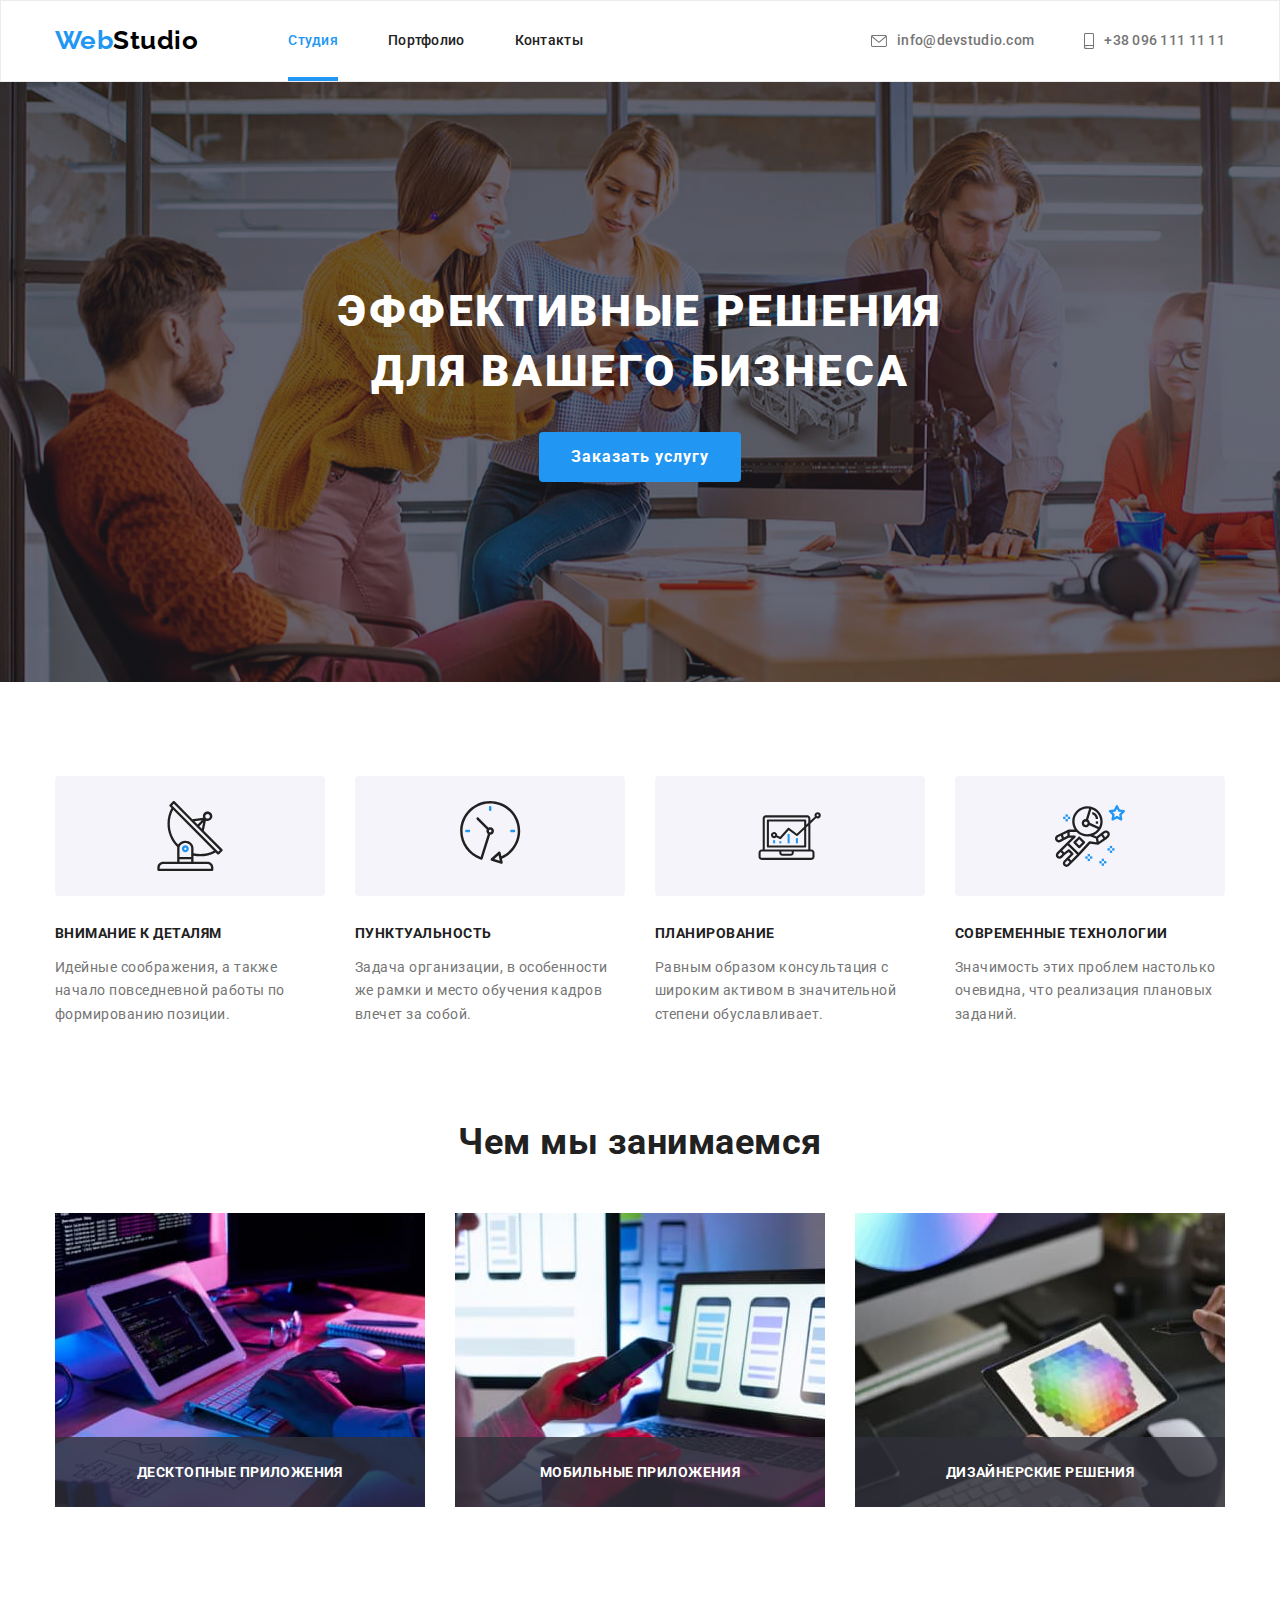
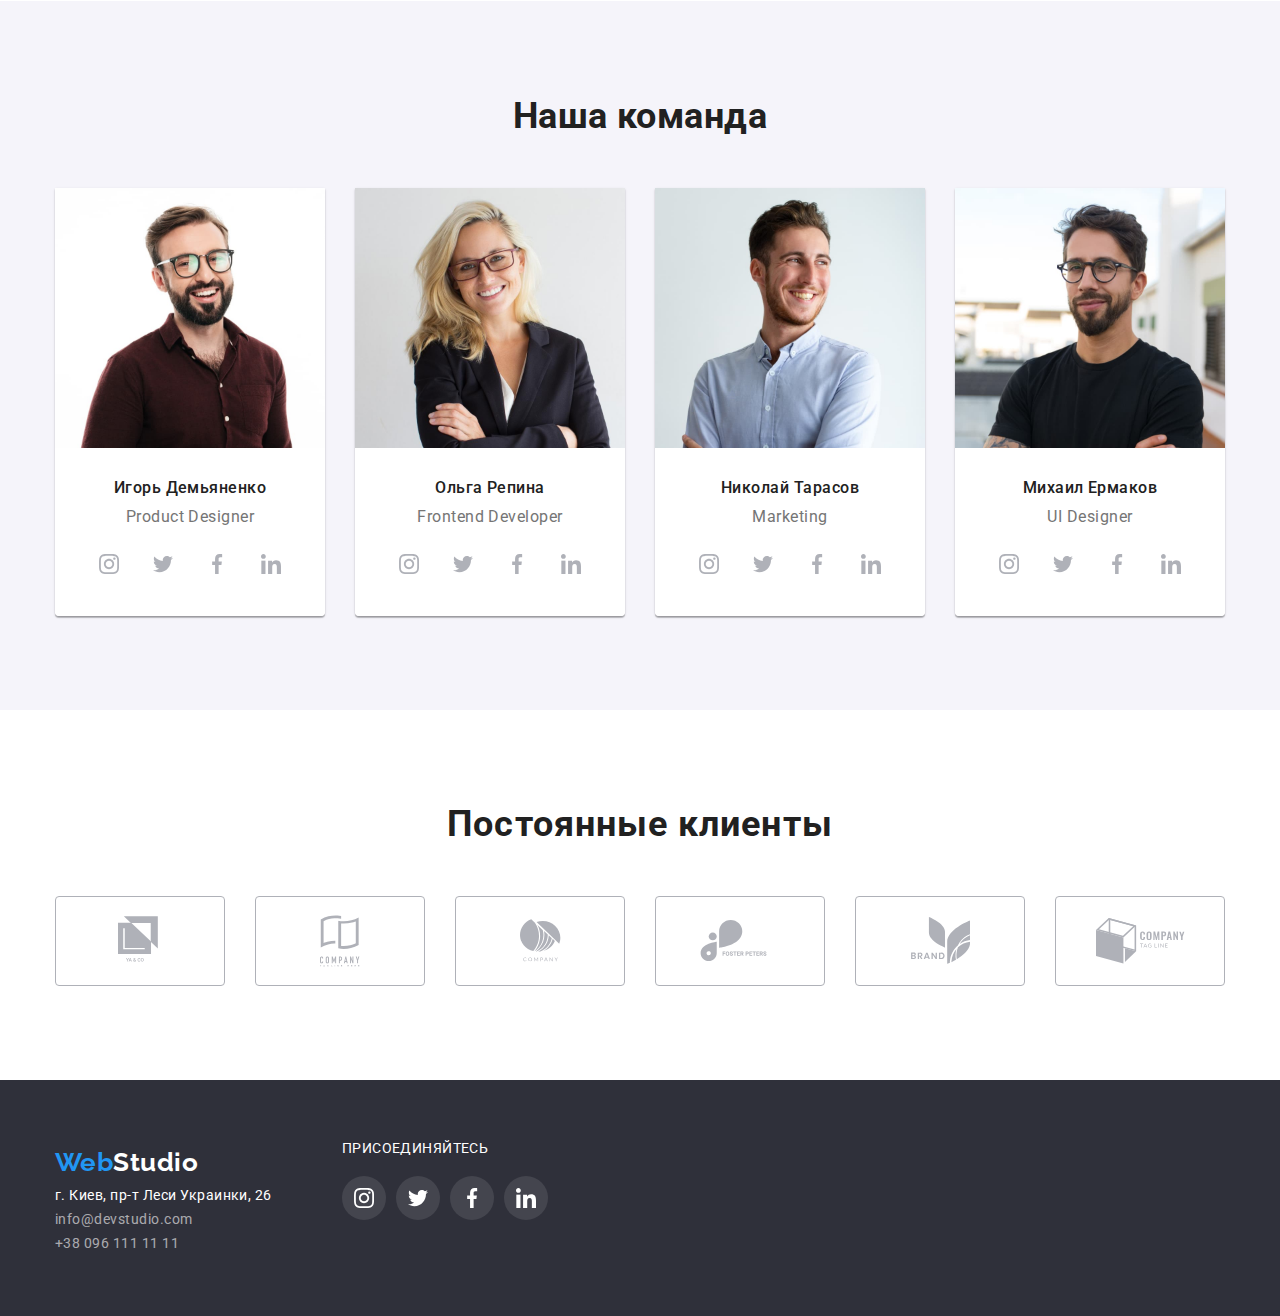
<file: index.html>
<!DOCTYPE html>
<html lang="ru">
<head>
    <meta charset="UTF-8">
    <meta http-equiv="X-UA-Compatible" content="IE=edge">
    <meta name="viewport" content="width=device-width, initial-scale=1.0">
    <title>Студия</title>
    <link rel="preconnect" href="https://fonts.gstatic.com">
<link rel="preconnect" href="https://fonts.gstatic.com">
<link href="https://fonts.googleapis.com/css2?family=Raleway:wght@700&family=Roboto:wght@400;500;700;900&display=swap"
    rel="stylesheet">

    <link rel="stylesheet" href="https://cdnjs.cloudflare.com/ajax/libs/modern-normalize/1.0.0/modern-normalize.min.css">
    <link rel="stylesheet" href="./styles.css">
</head>

<body>
    <!--Шапка страницы с элементами навигации-->
    <header class="header-section">
        <div class="container main-nav">
            <nav class="main-nav">
                <a href="./index.html" lang="en" class="logo link">
                    Web<span class="studio-header">Studio</span></a>
                <ul class="site-navigation list">
                    <li class="item"> <a href="./index.html" class="link current">Студия</a></li>
                    <li class="item"> <a href="./Portfolio.html" class="link">Портфолио</a></li>
                    <li class="item"> <a href="" class="link">Контакты</a></li>
                </ul>
            </nav>
                
            <ul class="header-contacts list">
                <li class="item"> 
                    <a href="mailto:info@devstudio.com" lang="en" class="link">
                        <svg width="16" height="12" class="contact-icon">
                            <use href="./images/sprite.svg#icon-envelope"></use>
                        </svg>
                        info@devstudio.com
                    </a>
                </li>
                <li class="item">
                     <a href="tel:+38 096 111 11 11" class="link">
                        <svg width="10" height="16" class="contact-icon">
                            <use href="./images/sprite.svg#icon-smartphone"></use>
                        </svg>
                         +38 096 111 11 11
                    </a>
                </li>
            </ul>
        </div>
    </header>

    <main>
        <!--Герой-->
        <section class="hero overlay">
            <div class="hero-container">
                <h1 class="hero-title">Эффективные решения <br> для вашего бизнеса</h1>
                <button data-modal-open type="button" class="button" >Заказать услугу</button>
            </div>
        </section>

        <!--Секция - Наши преимущества -->
        <section class="section advantages-section">
            <div class="container">
                <ul class="advantages-list list">
                    <li class="item">
                        <div class="advantages-icon-bg">
                            <svg class="advantages-icon">
                                <use href="./images/sprite.svg#icon-antenna"></use>
                            </svg>
                        </div>
                        <h3 class="title">Внимание к деталям</h3>
                        <p class="text">Идейные соображения, а также начало повседневной работы по формированию позиции.</p>
                    </li>
                
                    <li class="item">
                        <div class="advantages-icon-bg">
                            <svg class="advantages-icon">
                                <use href="./images/sprite.svg#icon-clock"></use>
                            </svg>
                        </div>
                        <h3 class="title">Пунктуальность</h3>
                        <p class="text">Задача организации, в особенности же рамки и место обучения кадров влечет за собой.</p>
                    </li>
                
                    <li class="item">
                         <div class="advantages-icon-bg">
                            <svg class="advantages-icon">
                                <use href="./images/sprite.svg#icon-diagram"></use>
                            </svg>
                        </div>
                        <h3 class="title">Планирование</h3>
                        <p class="text">Равным образом консультация с широким активом в значительной степени обуславливает.</p>
                    </li>
                
                    <li class="item">
                         <div class="advantages-icon-bg">
                            <svg class="advantages-icon">
                                <use href="./images/sprite.svg#icon-astronaut"></use>
                            </svg>
                        </div>
                        <h3 class="title">Современные технологии</h3>
                        <p class="text">Значимость этих проблем настолько очевидна, что реализация плановых заданий.</p>
                    </li>
                </ul>
            </div>
           
        </section>

        <!--Секция - Чем мы занимаемся-->
        <section class="section activities-section">  
            <div class="container">
                <h2 class="section-title">Чем мы занимаемся</h2>
                <ul class="activities-list list">
                    <li class="item"> 
                        <div class="activities-list-thumb">
                            <img class="image" src="./images/what-we-do-1.jpg" alt="Две руки печатают на клавиатуре">
                            <div class="activities-names">
                                <h3 class="sub-title">Десктопные приложения</h3>
                            </div>
                        </div>
                    </li>

                    <li class="item">
                        <div class="activities-list-thumb">
                            <img class="image" src="./images/what-we-do-2.jpg" alt="Человек разрабатывет внешний вид мобильного приложения">
                            <div class="activities-names">
                                <h3 class="sub-title">Мобильные приложения</h3>
                            </div>
                        </div>
                    </li>

                    <li class="item">
                        <div class="activities-list-thumb">
                            <img class="image" src="./images/what-we-do-3.jpg" alt="Айпад с изображением цветовой палитры на экране">
                            <div class="activities-names">
                                <h3 class="sub-title">Дизайнерские решения</h3>
                            </div>
                        </div>                      
                    </li>
                </ul>
            </div>
        </section>

        <!--Секция - Наша команда-->
        <section class="section team-section">
            <div class="container">
                <h2 class="section-title">Наша команда</h2>
                <ul class="team-list list">
                    <li class="item">
                        <div>
                            <img src="./images/img.jpg" alt="Мужчина в очках и бордовой рубашке" width="270">
                        </div>
                        <div class="team-member-info">
                            <h3 class="title">Игорь Демьяненко</h3>
                            <p lang="en" class="text">Product Designer</p>
                            <ul class="team-member-social-link-list list">
                                <li>
                                    <a href="" class="link bg-circle">
                                        <svg class="social-icon">
                                            <use href="./images/sprite.svg#icon-instagram"></use>
                                        </svg>
                                    </a>
                                </li>
                                <li>
                                    <a href="" class="link bg-circle">
                                        <svg class="social-icon">
                                            <use href="./images/sprite.svg#icon-twitter"></use>
                                        </svg>
                                    </a>
                                </li>
                                <li>
                                    <a href="" class="link bg-circle">
                                        <svg class="social-icon">
                                            <use href="./images/sprite.svg#icon-facebook"></use>
                                        </svg>
                                    </a>
                                </li>
                                <li>
                                    <a href="" class="link bg-circle">
                                        <svg class="social-icon">
                                            <use href="./images/sprite.svg#icon-linkedin"></use>
                                        </svg>
                                    </a>
                                </li>
                            </ul>
                    </li>
                
                    <li class="item">
                        <div>
                            <img src="./images/img(1).jpg" alt="Женщина в очках" width="270">
                        </div>
                        <div class="team-member-info">
                            <h3 class="title">Ольга Репина</h3>
                            <p lang="en" class="text">Frontend Developer</p>
                                     <ul class="team-member-social-link-list list">
                                <li>
                                    <a href="" class="link bg-circle">
                                        <svg class="social-icon">
                                            <use href="./images/sprite.svg#icon-instagram"></use>
                                        </svg>
                                    </a>
                                </li>
                                <li>
                                    <a href="" class="link bg-circle">
                                        <svg class="social-icon">
                                            <use href="./images/sprite.svg#icon-twitter"></use>
                                        </svg>
                                    </a>
                                </li>
                                <li>
                                    <a href="" class="link bg-circle">
                                        <svg class="social-icon">
                                            <use href="./images/sprite.svg#icon-facebook"></use>
                                        </svg>
                                    </a>
                                </li>
                                <li>
                                    <a href="" class="link bg-circle">
                                        <svg class="social-icon">
                                            <use href="./images/sprite.svg#icon-linkedin"></use>
                                        </svg>
                                    </a>
                                </li>
                            </ul>
                        </div> 
                    </li>
                
                    <li class="item">
                        <div>
                            <img src="./images/img(2).jpg" alt="Мужчина в голубой рубашке" width="270">
                        </div>
                        <div class="team-member-info">
                            <h3 class="title">Николай Тарасов</h3>
                            <p lang="en" class="text">Marketing</p>
                                     <ul class="team-member-social-link-list list">
                                <li>
                                    <a href="" class="link bg-circle">
                                        <svg class="social-icon">
                                            <use href="./images/sprite.svg#icon-instagram"></use>
                                        </svg>
                                    </a>
                                </li>
                                <li>
                                    <a href="" class="link bg-circle">
                                        <svg class="social-icon">
                                            <use href="./images/sprite.svg#icon-twitter"></use>
                                        </svg>
                                    </a>
                                </li>
                                <li>
                                    <a href="" class="link bg-circle">
                                        <svg class="social-icon">
                                            <use href="./images/sprite.svg#icon-facebook"></use>
                                        </svg>
                                    </a>
                                </li>
                                <li>
                                    <a href="" class="link bg-circle">
                                        <svg class="social-icon">
                                            <use href="./images/sprite.svg#icon-linkedin"></use>
                                        </svg>
                                    </a>
                                </li>
                            </ul>
                        </div>  
                    </li>
                
                    <li class="item">
                        <div>
                            <img src="./images/img(3).jpg" alt="Мужчина в очках и черной футболке" width="270">
                        </div>
                        <div class="team-member-info">
                            <h3 class="title">Михаил Ермаков</h3>
                            <p lang="en" class="text">UI Designer</p>
                                <ul class="team-member-social-link-list list">
                                    <li>
                                        <a href="" class="link bg-circle">
                                            <svg class="social-icon">
                                                <use href="./images/sprite.svg#icon-instagram"></use>
                                            </svg>
                                        </a>
                                    </li>
                                    <li>
                                        <a href="" class="link bg-circle">
                                            <svg class="social-icon">
                                                <use href="./images/sprite.svg#icon-twitter"></use>
                                            </svg>
                                        </a>
                                    </li>
                                    <li>
                                        <a href="" class="link bg-circle">
                                            <svg class="social-icon">
                                                <use href="./images/sprite.svg#icon-facebook"></use>
                                            </svg>
                                        </a>
                                    </li>
                                    <li>
                                        <a href="" class="link bg-circle">
                                            <svg class="social-icon">
                                                <use href="./images/sprite.svg#icon-linkedin"></use>
                                            </svg>
                                        </a>
                                    </li>
                            </ul>
                        </div>   
                    </li>
                </ul>
            </div>
        </section>

        <!--Секция Постоянные клиенты-->
        <section class="section clients-section">
            <div class="container">
            <h2 class="section-title">Постоянные клиенты</h2>
                <ul class="list clients-list">
                    <li>
                        <a href="" class="link">
                            <svg width="44" height="49" class="clients-logo-icon">
                                <use href="./images/sprite.svg#icon-logo-1"></use>
                            </svg>
                        </a>
                    </li>
                    <li>
                        <a href="" class="link">
                            <svg width="40" height="52" class="clients-logo-icon">
                                <use href="./images/sprite.svg#icon-logo-2"></use>
                            </svg>
                        </a>
                    </li>
                    <li>
                        <a href="" class="link">
                            <svg width="41" height="43" class="clients-logo-icon">
                                <use href="./images/sprite.svg#icon-logo-3"></use>
                            </svg>
                        </a>
                    </li>
                    <li>
                        <a href="" class="link">
                            <svg width="80" height="42" class="clients-logo-icon">
                                <use href="./images/sprite.svg#icon-logo-4"></use>
                            </svg>
                        </a>
                    </li>
                    <li>
                        <a href="" class="link">
                            <svg width="59" height="47" class="clients-logo-icon">
                                <use href="./images/sprite.svg#icon-logo-5"></use>
                            </svg>
                        </a>
                    </li>
                    <li>
                        <a href="" class="link">
                            <svg width="89" height="46" class="clients-logo-icon">
                                <use href="./images/sprite.svg#icon-logo-6"></use>
                            </svg>
                        </a>
                    </li>
                    
                </ul>
            </div>
            
        </section>
    </main>

        <!--Секция - Футер-->
    <footer class="footer-section">
        <div class="container">
            <ul class="footer-list list">
                <li><a href="./index.html" lang="en" class="logo">Web<span class="studio-footer">Studio</span></a></li>
                <li><address> г. Киев, пр-т Леси Украинки, 26 </address></li>
                <li> <a href="mailto:info@devstudio.com" lang="en" class="link">info@devstudio.com</a></li>
                <li> <a href="tel:+38 096 111 11 11" class="link">+38 096 111 11 11</a></li>
            </ul>
            <div class="footer-social-links-box">
                <p class="footer-contact-text">присоединяйтесь</p>
                <ul class="footer-social-links-list list">
                    <li>
                        <a href="" class="link bg-circle">
                            <svg class="social-icon">
                                <use href="./images/sprite.svg#icon-instagram"></use>
                            </svg>
                        </a>
                    </li>
                    <li>
                        <a href="" class="link bg-circle">
                            <svg class="social-icon">
                                <use href="./images/sprite.svg#icon-twitter"></use>
                            </svg>
                        </a>
                    </li>
                    <li>
                        <a href="" class="link bg-circle">
                            <svg class="social-icon">
                                <use href="./images/sprite.svg#icon-facebook"></use>
                            </svg>
                        </a>
                    </li>
                    <li>
                        <a href="" class="link bg-circle">
                            <svg class="social-icon">
                                <use href="./images/sprite.svg#icon-linkedin"></use>
                            </svg>
                        </a>
                    </li>
                </ul>
            </div>
            
        </div>
        
    </footer>

        <!--Модальное окно-->
        <div class="modal-backdrop is-hidden" data-modal>
            <div class="modal">
                <button type="button" class="modal-close-button" data-modal-close>
                    <svg  width="18" height="18">
                        <use href="./images/sprite.svg#icon-close-cross"></use>
                    </svg>
                </button>
            </div>
        </div>

        <script src="./JS/modal.js"></script>

</body>
</html>
</file>
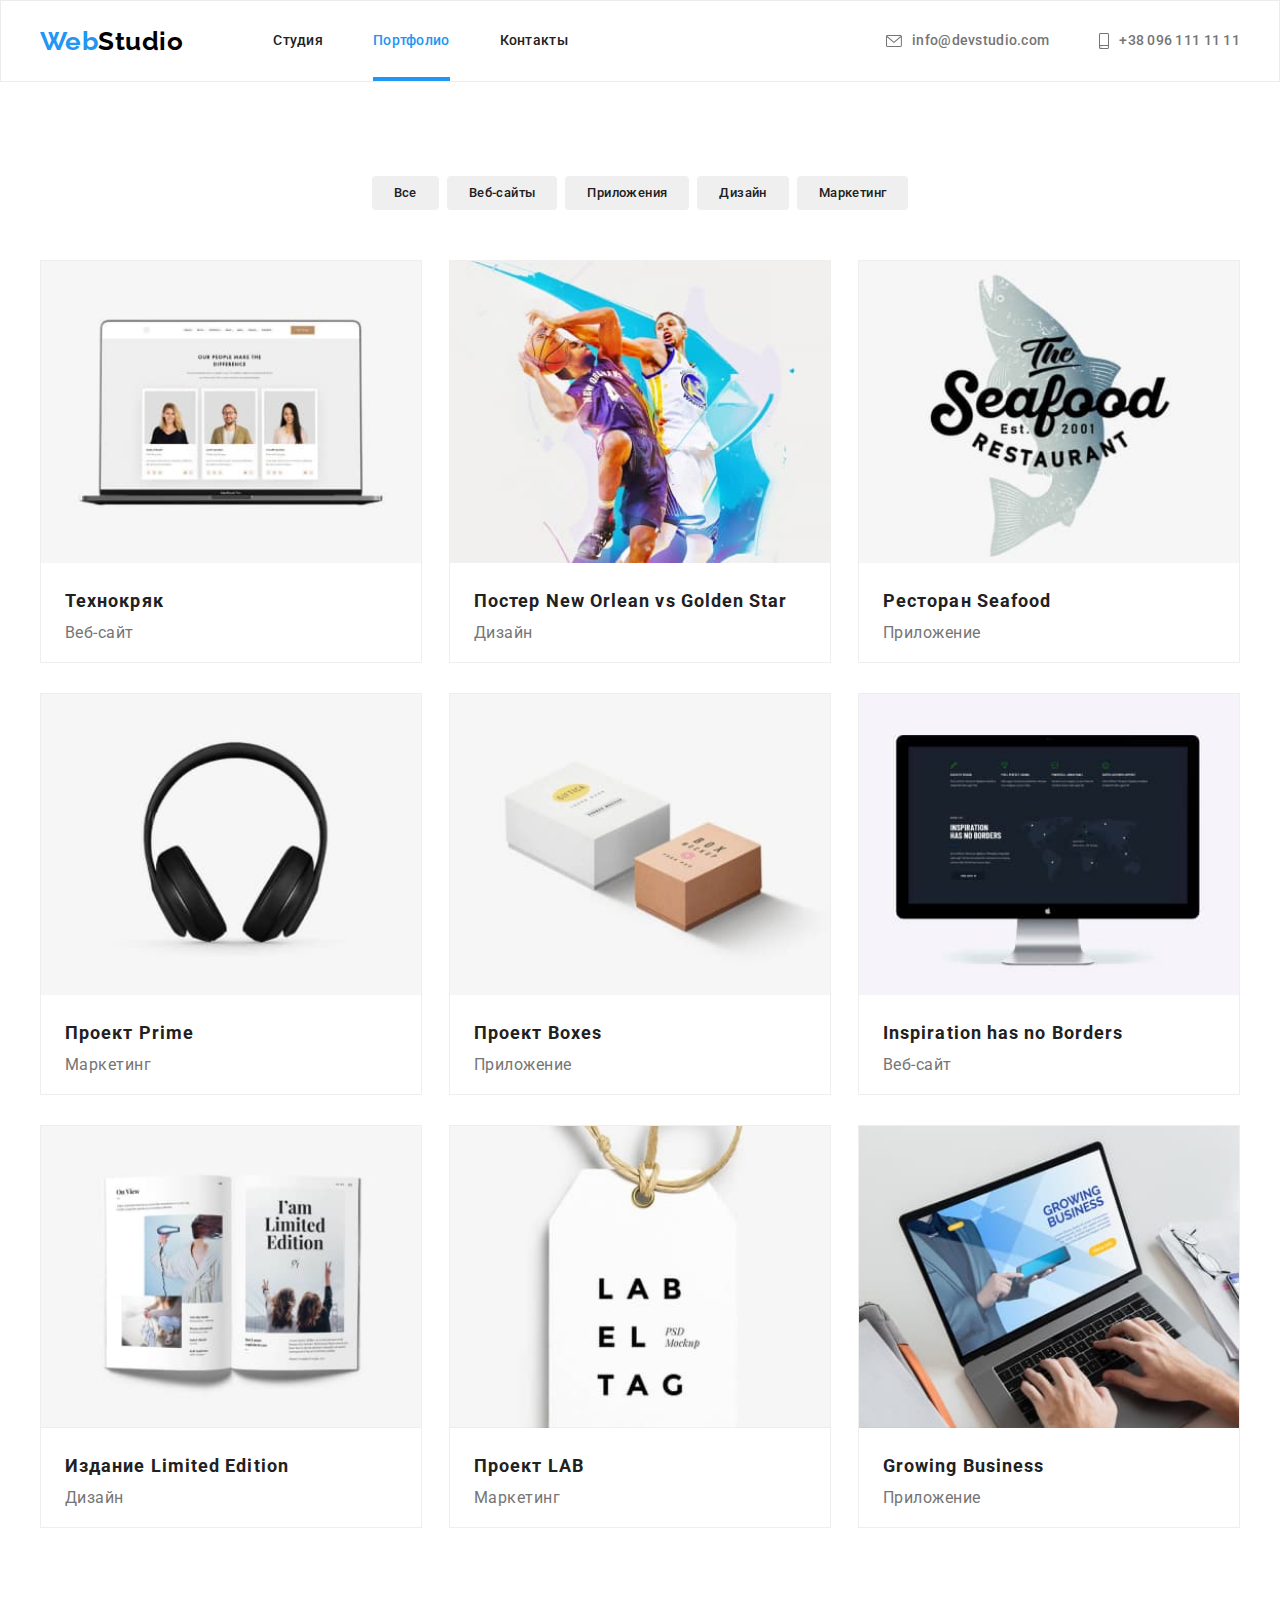
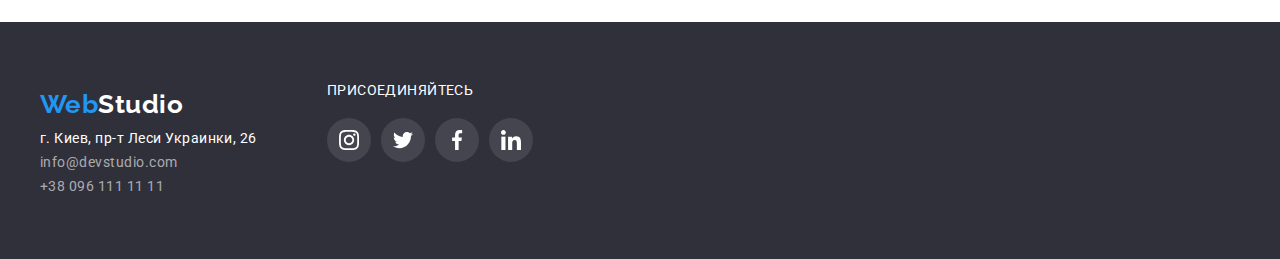
<file: Portfolio.html>
<!DOCTYPE html>
<html lang="ru">
<head>
    <meta charset="UTF-8">
    <meta http-equiv="X-UA-Compatible" content="IE=edge">
    <meta name="viewport" content="width=device-width, initial-scale=1.0">
    <title>Портфолио</title>
    <link rel="preconnect" href="https://fonts.gstatic.com">
    <link rel="preconnect" href="https://fonts.gstatic.com">
    <link href="https://fonts.googleapis.com/css2?family=Raleway:wght@700&family=Roboto:wght@400;500;700;900&display=swap"
        rel="stylesheet">
    <link rel="stylesheet" href="./styles.css">
</head>

<body>
    <!--Шапка страницы с элементами навигации-->
    <header class="header-section">
        <div class="container main-nav">
            <nav class="main-nav">
                <a href="./index.html" lang="en" class="logo link">
                    Web<span class="studio-header">Studio</span></a>
                <ul class="site-navigation list">
                    <li class="item"> <a href="./index.html" class="link">Студия</a></li>
                    <li class="item"> <a href="./Portfolio.html" class="link current">Портфолио</a></li>
                    <li class="item"> <a href="" class="link">Контакты</a></li>
                </ul>
            </nav>
    
            <ul class="header-contacts list">
                <li class="item">
                    <a href="mailto:info@devstudio.com" lang="en" class="link">
                        <svg width="16" height="12" class="contact-icon">
                            <use href="./images/sprite.svg#icon-envelope"></use>
                        </svg>
                        info@devstudio.com
                    </a>
                </li>
                <li class="item">
                    <a href="tel:+38 096 111 11 11" class="link">
                        <svg width="10" height="16" class="contact-icon">
                            <use href="./images/sprite.svg#icon-smartphone"></use>
                        </svg>
                        +38 096 111 11 11
                    </a>
                </li>
            </ul>
        </div>
    </header>

    <main class="section">
        <div class="container">
            <!--Верхнее меню кнопок (фильтр содержимого страницы)-->
            <ul class="filter-list list">
                <li class="item"><button type="button" class="button button-secondary">Все</button></li>
                <li class="item"><button type="button" class="button button-secondary">Веб-сайты</button></li>
                <li class="item"><button type="button" class="button button-secondary">Приложения</button></li>
                <li class="item"><button type="button" class="button button-secondary">Дизайн</button></li>
                <li class="item"><button type="button" class="button button-secondary">Маркетинг</button></li>        
            </ul>

            <!--Список проектов-->
                <ul class="project-list list">
                    <li class="item">
                        <a href="" class="link block">
                            <div class="project-box">
                                <img src="./images/tekhnokrjak.jpg" alt="Дисплей ноутбука с надписью на английском языке">
                                <div class="project-overlay">
                                    <p class="text">Технокряк это современная площадка распространения коронавируса. Компании используют эту платформу для цифрового
                                    шпионажа и атак на защищённые сервера конкурентов.</p>
                                </div>
                            </div>
                            <div class="project-name">
                                <h2 class="section-title">Технокряк</h2>
                                <p class="text">Веб-сайт</p>
                            </div>
                        </a>
                    </li>
                    <li class="item">
                        <a href="" class="link block">
                            <div class="project-box">
                                <img src="./images/poster-new-orlean.jpg" alt="Два баскетболиста сражаются за мяч">
                                <div class="project-overlay">
                                    <p class="text">Технокряк это современная площадка распространения коронавируса. Компании используют эту платформу
                                        для цифрового
                                        шпионажа и атак на защищённые сервера конкурентов.
                                    </p>
                                </div>
                            </div>
                            <div class="project-name">
                                <h2 class="section-title">Постер <span lang="en">New Orlean vs Golden Star</span></h2>
                                <p class="text">Дизайн</p>
                            </div>
                        </a>
                    </li>
                    <li class="item">
                        <a href="" class="link block">
                            <div class="project-box">
                                <img src="./images/seafood.jpg" alt="Нарисованная рыба и название ресторана" >
                                <div class="project-overlay">
                                    <p class="text">Технокряк это современная площадка распространения коронавируса. Компании используют эту платформу
                                        для цифрового
                                        шпионажа и атак на защищённые сервера конкурентов.
                                    </p>
                                </div>
                            </div>

                            <div class="project-name">
                                <h2 class="section-title">Ресторан <span lang="en">Seafood</span></h2>
                                <p class="text">Приложение</p>
                            </div>
                        </a>
                    </li>
                    <li class="item">
                        <a href="" class="link block">
                            <div class="project-box">
                                <img src="./images/prime.jpg" alt="Наушники" >
                                <div class="project-overlay">
                                    <p class="text">Технокряк это современная площадка распространения коронавируса. Компании используют эту платформу
                                        для цифрового
                                        шпионажа и атак на защищённые сервера конкурентов.
                                    </p>
                                </div>
                            </div>
                            <div class="project-name">
                                <h2 class="section-title">Проект <span lang="en">Prime</span></h2>
                                <p class="text">Маркетинг</p>
                            </div>
                        </a>
                    </li>
                    <li class="item">
                        <a href="" class="link block">
                            <div class="project-box">
                                <img src="./images/boxes.jpg" alt="Две картонные коробки">
                                <div class="project-overlay">
                                    <p class="text">Технокряк это современная площадка распространения коронавируса. Компании используют эту платформу
                                        для цифрового
                                        шпионажа и атак на защищённые сервера конкурентов.
                                    </p>
                                </div>
                            </div>
                            <div class="project-name">
                                <h2 class="section-title">Проект <span lang="en">Boxes</span></h2>
                                <p class="text">Приложение</p>
                            </div>
                        </a>
                    </li>
                    <li class="item">
                        <a href="" class="link block">
                            <div class="project-box">
                                <img src="./images/inspiration.jpg" alt="Дисплей компьютера с посадочной страницей вебсайта">
                                <div class="project-overlay">
                                    <p class="text">Технокряк это современная площадка распространения коронавируса. Компании используют эту платформу
                                        для цифрового
                                        шпионажа и атак на защищённые сервера конкурентов.
                                    </p>
                                </div>
                            </div>
                            <div class="project-name">
                                <h2 class="section-title" lang="en">Inspiration has no Borders</h2>
                                <p class="text">Веб-сайт</p>
                            </div>
                        </a>
                    </li>
                    <li class="item">
                        <a href="" class="link block">
                            <div class="project-box">
                                <img src="./images/limited-edition.jpg" alt="Открытая книга">
                                <div class="project-overlay">
                                    <p class="text">Технокряк это современная площадка распространения коронавируса. Компании используют эту платформу
                                        для цифрового
                                        шпионажа и атак на защищённые сервера конкурентов.
                                    </p>
                                </div>
                            </div>
                            <div class="project-name">
                                <h2 class="section-title">Издание <span lang="en">Limited Edition</span></h2>
                                <p class="text">Дизайн</p>
                            </div>
                        </a>
                    </li>
                    <li class="item">
                        <a href="" class="link block">
                            <div class="project-box">
                                <img src="./images/lab.jpg" alt="Изображение ценника с названием проекта">
                                <div class="project-overlay">
                                    <p class="text">Технокряк это современная площадка распространения коронавируса. Компании используют эту платформу
                                        для цифрового
                                        шпионажа и атак на защищённые сервера конкурентов.
                                    </p>
                                </div>
                            </div>
                            <div class="project-name">
                                <h2 class="section-title">Проект <span lang="en">LAB</span></h2>
                                <p class="text">Маркетинг</p>
                            </div>
                        </a>
                    </li>
                    <li class="item">
                        <a href="" class="link block">
                            <div class="project-box">
                                <img src="./images/growing-business (1).jpg" alt="Руки печатают на ноутбуке" >
                                <div class="project-overlay">
                                    <p class="text">Технокряк это современная площадка распространения коронавируса. Компании используют эту платформу
                                        для цифрового
                                        шпионажа и атак на защищённые сервера конкурентов.
                                    </p>
                                </div>
                            </div>
                            <div class="project-name">
                                <h2 class="section-title" lang="en">Growing Business</h2>
                                <p class="text">Приложение</p>
                            </div>
                        </a>
                    </li>
                </ul>
            
        </div>
    </main>

    <!--Секция - Футер-->
    <footer class="footer-section">
        <div class="container">
            <ul class="footer-list list">
                <li><a href="./index.html" lang="en" class="logo">Web<span class="studio-footer">Studio</span></a></li>
                <li>
                    <address> г. Киев, пр-т Леси Украинки, 26 </address>
                </li>
                <li> <a href="mailto:info@devstudio.com" lang="en" class="link">info@devstudio.com</a></li>
                <li> <a href="tel:+38 096 111 11 11" class="link">+38 096 111 11 11</a></li>
            </ul>
            <div class="footer-social-links-box">
                <p class="footer-contact-text">присоединяйтесь</p>
                <ul class="footer-social-links-list list">
                    <li>
                        <a href="" class="link bg-circle">
                            <svg class="social-icon">
                                <use href="./images/sprite.svg#icon-instagram"></use>
                            </svg>
                        </a>
                    </li>
                    <li>
                        <a href="" class="link bg-circle">
                            <svg class="social-icon">
                                <use href="./images/sprite.svg#icon-twitter"></use>
                            </svg>
                        </a>
                    </li>
                    <li>
                        <a href="" class="link bg-circle">
                            <svg class="social-icon">
                                <use href="./images/sprite.svg#icon-facebook"></use>
                            </svg>
                        </a>
                    </li>
                    <li>
                        <a href="" class="link bg-circle">
                            <svg class="social-icon">
                                <use href="./images/sprite.svg#icon-linkedin"></use>
                            </svg>
                        </a>
                    </li>
                </ul>
            </div>
    
        </div>
    
    </footer>

</body>
</html>
</file>
<file: styles.css>
/* Стили, общие для всего документа */

:root {
  --primary-text-color: #757575;
  --title-text-color: #212121;
  --accent-color: #2196f3;
  --primary-bg-color: #ffffff;
  --body-bg-color: #ffffff;
  --secondary-bg-color: #f5f4fa;
  --footer-text-color: rgba(255, 255, 255, 0.6);
  --logo-studio-color: #000000;
  --hero-footer-color: #2f303a;
  --button-accent-color: #188ce8;
}

body {
  margin: 0;

  color: var(--primary-text-color);
  background-color: var(--body-bg-color);

  font-family: 'Roboto', 'apple-system', 'BlinkMacSystemFont', 'avenir next',
    'avenir', 'helvetica neue', 'helvetica', 'Ubuntu', 'noto', 'segoe ui',
    'arial', sans-serif;
  letter-spacing: 0.03em;
  font-weight: 400;
}
.link {
  text-decoration: none;
}

.list {
  list-style: none;
  padding-inline-start: 0;
  margin-top: 0;
  margin-bottom: 0;
}

.button {
  cursor: pointer;
}

h1,
h2,
h3 {
  margin-top: 0;
}

p {
  margin: 0;
}

img {
  display: block;
  width: 100%;
  height: auto;
}

.container {
  margin-left: auto;
  margin-right: auto;
  width: 1200px;
  padding-left: 15px;
  padding-right: 15px;
}

.section {
  padding-top: 94px;
  padding-bottom: 94px;
}

.section-title {
  color: var(--title-text-color);
}

.title {
  color: var(--title-text-color);
}

/* Шапка страницы с элементами навигации */
.main-nav {
  display: flex;
  align-items: center;
}

.header-section {
  background-color: var(--primary-bg-color);
  margin-bottom: 0;
  border: 1px solid #ececec;
}

.main-nav .logo {
  margin-right: 90px;
}

.logo {
  color: var(--accent-color);
  font-family: 'Raleway', sans-serif;
  font-weight: 700;
  font-size: 26px;

  text-decoration: none;
}

.logo .studio-header {
  color: var(--logo-studio-color);
}

.logo .studio-footer {
  color: var(--primary-bg-color);
}

.site-navigation {
  display: flex;
}

.site-navigation .item + .item {
  margin-left: 50px;
}

.site-navigation .link {
  display: block;
  padding-top: 32px;

  color: var(--title-text-color);
  font-weight: 500;
  font-size: 14px;
  line-height: 1.14;
  letter-spacing: 0.02em;

  /*Переходы для эффектов ховера и фокуса*/
  transition-property: color;
  transition-duration: 250ms;
  transition-timing-function: cubic-bezier(0.4, 0, 0.2, 1);
  transition-delay: 0;
}

.site-navigation .link:hover,
.site-navigation .link:focus {
  color: var(--accent-color);
}

.site-navigation .link.current {
  color: var(--accent-color);
}

.header-contacts {
  display: flex;
  margin-left: auto;
  align-items: center;
}

.header-contacts .item + .item {
  margin-left: 50px;
}

.header-contacts .link {
  display: flex;
  align-items: center;
  padding-top: 32px;
  padding-bottom: 32px;

  color: var(--primary-text-color);
  font-weight: 500;
  font-size: 14px;
  line-height: 1.14;
  letter-spacing: 0.02em;

  /*Переходы для эффектов ховера и фокуса*/
  transition-property: color;
  transition-duration: 250ms;
  transition-timing-function: cubic-bezier(0.4, 0, 0.2, 1);
  transition-delay: 0;
}

.header-contacts .link:hover,
.header-contacts .link:focus {
  color: var(--accent-color);
}

.contact-icon {
  margin-right: 10px;
  fill: #757575;
}

.header-contacts .link:hover .contact-icon,
.header-contacts .link:focus .contact-icon {
  fill: var(--accent-color);
}

/* Подчеркивание под текущей вкладкой навигации */
.site-navigation .link.current::after {
  content: '';
  width: 100%;
  height: 4px;
  background-color: var(--accent-color);
  display: block;
  margin-top: 28px;
}

/*=========== Секция - герой========== */

.hero {
  text-align: center;
  text-align: center;
}

.overlay {
  max-width: 1600px;
  margin-left: auto;
  margin-right: auto;
  background-image: linear-gradient(
      to right,
      rgba(47, 48, 58, 0.4),
      rgba(47, 48, 58, 0.4)
    ),
    url(./images/Background.jpg);
  background-color: grey;
  background-repeat: no-repeat;
  background-size: cover;
}

.hero-container {
  padding-top: 200px;
  padding-bottom: 200px;
}

.hero .hero-title {
  margin-top: 0;
  margin-bottom: 30px;

  color: var(--primary-bg-color);

  font-weight: 900;
  font-size: 44px;
  line-height: 1.36;
  letter-spacing: 0.06em;
  text-transform: uppercase;
}

.hero .button {
  border-radius: 4px;
  border-width: 0;
  border-style: no-button;
  padding: 10px 32px;
  min-width: 200px;

  background-color: var(--accent-color);
  color: var(--primary-bg-color);

  font-weight: 700;
  font-size: 16px;
  line-height: 1.87;
  align-items: center;
  text-align: center;
  letter-spacing: 0.06em;

  /*Переходы для эффектов ховера и фокуса*/
  transition-property: background-color;
  transition-duration: 250ms;
  transition-timing-function: cubic-bezier(0.4, 0, 0.2, 1);
  transition-delay: 0;
}

.hero .button:hover,
.hero .button:focus {
  background-color: var(--button-accent-color);
}

/* Секция - Наши преимущества */

.advantages-list {
  display: flex;
  flex-wrap: wrap;
}

.advantages-list .item {
  width: calc((100% - 90px) / 4);
}

.advantages-list .item:not(:nth-child(4n + 4)) {
  margin-right: 30px;
}

.advantages-list .title {
  font-weight: 700;
  font-size: 14px;
  line-height: 1.14;
  text-transform: uppercase;
}

.advantages-list .text {
  font-size: 14px;
  line-height: 1.71;
}

.advantages-icon-bg {
  background: #f5f4fa;
  border-radius: 4px;
  width: 270px;
  height: 120px;
  text-align: center;
  padding-top: 25px;
  padding-bottom: 25px;
  margin-bottom: 30px;
}

.advantages-icon {
  width: 70px;
  height: 70px;
}

/* =============Секция - Чем мы занимаемся================= */

.activities-section {
  padding-top: 0;
}

.activities-section .section-title,
.team-section .section-title {
  font-weight: 700;
  font-size: 36px;
  line-height: 1.17;
  text-align: center;
}

.activities-section .section-title {
  margin-bottom: 50px;
}

.activities-list {
  display: flex;
  justify-content: space-between;

  /* flex-wrap: wrap; */
}

.activities-list-thumb {
  position: relative;
  width: 370px;
}

.activities-names .sub-title {
  margin-bottom: 0;
  padding-top: 27px;
  padding-bottom: 27px;

  font-weight: 700px;
  font-size: 14px;
  line-height: 1.142;
  text-align: center;
  letter-spacing: 0.03em;
  text-transform: uppercase;

  color: var(--body-bg-color);
}

.activities-list-thumb .activities-names {
  position: absolute;
  bottom: 0;
  left: 0;

  width: 370px;
  height: 70px;

  background: rgba(47, 48, 58, 0.8);
}

/*=============Секция - Наша команда================ */
.team-section {
  text-align: center;

  background-color: var(--secondary-bg-color);
}

.team-section .title {
  margin-bottom: 10px;

  font-weight: 500;
  font-size: 16px;
  line-height: 1.19;
}

.team-section .section-title {
  margin-bottom: 50px;
}

.team-section .text {
  font-size: 16px;
  line-height: 1.19;
}

.team-list {
  display: flex;
}

.team-list .item {
  box-shadow: 0px 1px 3px rgba(0, 0, 0, 0.12), 0px 1px 1px rgba(0, 0, 0, 0.14),
    0px 2px 1px rgba(0, 0, 0, 0.2);
  border-radius: 0px 0px 4px 4px;
  width: 270px;
}

.team-list .item:not(:last-child) {
  margin-right: 30px;
}

.team-member-info {
  padding-top: 30px;
  padding-bottom: 30px;
  background-color: var(--primary-bg-color);
  border-radius: 0px 0px 4px 4px;
}

.team-member-info .text {
  margin-bottom: 16px;
}

.team-member-social-link-list {
  display: flex;
  justify-content: space-between;
  padding-right: 32px;
  padding-left: 32px;
}

.bg-circle {
  display: flex;
  align-items: center;
  justify-content: center;
  border-radius: 50%;
  background-color: transparent;
  width: 44px;
  height: 44px;

  /*Переходы для эффектов ховера и фокуса*/
  transition-property: background-color;
  transition-duration: 250ms;
  transition-timing-function: cubic-bezier(0.4, 0, 0.2, 1);
  transition-delay: 0;
}

.bg-circle:hover,
.bg-circle:focus {
  background-color: var(--accent-color);
}

.bg-circle:hover .social-icon,
.bg-circle:focus .social-icon {
  fill: var(--primary-bg-color);
}

.social-icon {
  width: 20px;
  height: 20px;
  fill: #afb1b8;

  /*Переходы для эффектов ховера и фокуса*/
  transition-property: fill;
  transition-duration: 250ms;
  transition-timing-function: cubic-bezier(0.4, 0, 0.2, 1);
  transition-delay: 0;
}

.footer-social-links-list .bg-circle {
  background-color: rgba(255, 255, 255, 0.1);
}

.footer-social-links-list .bg-circle:hover,
.footer-social-links-list .bg-circle:focus {
  background-color: var(--accent-color);
}

/* ============Секция Постоянные клиенты============ */

.clients-section {
  text-align: center;
}

.clients-section .section-title {
  margin-bottom: 50px;

  font-weight: 700;
  font-size: 36px;
  line-height: 1.166;
  letter-spacing: 0.03em;
}

.clients-list {
  display: flex;
  justify-content: space-between;
}

.clients-list .link {
  display: flex;
  justify-content: center;
  align-items: center;
  width: 170px;
  height: 90px;
  border: 1px solid #afb1b8;
  border-radius: 4px;

  /*Переходы для эффектов ховера и фокуса*/
  transition-property: border-color;
  transition-duration: 250ms;
  transition-timing-function: cubic-bezier(0.4, 0, 0.2, 1);
  transition-delay: 0;
}

.clients-list .link:hover,
.clients-list .link:focus {
  border-color: var(--accent-color);
}

.clients-list .link:hover .clients-logo-icon,
.clients-list .link:focus .clients-logo-icon {
  fill: var(--accent-color);
}

.clients-logo-icon {
  display: flex;
  fill: #afb1b8;

  /*Переходы для эффектов ховера и фокуса*/
  transition-property: fill;
  transition-duration: 250ms;
  transition-timing-function: cubic-bezier(0.4, 0, 0.2, 1);
  transition-delay: 0;
}
/* ============КОНЕЦ Секция Постоянные клиенты============ */

/*============= Секция - Футер============== */
.footer-section {
  padding-bottom: 60px;
  padding-top: 60px;

  background-color: var(--hero-footer-color);
  font-size: 14px;
  line-height: 1.71;
}
address {
  color: var(--primary-bg-color);
  font-style: normal;
}

.footer-section .link {
  color: var(--footer-text-color);

  /*Переходы для эффектов ховера и фокуса*/
  transition-property: color;
  transition-duration: 250ms;
  transition-timing-function: cubic-bezier(0.4, 0, 0.2, 1);
  transition-delay: 0;
}

.footer-section .link:hover,
.footer-section .link:focus {
  color: var(--accent-color);
}

.footer-social-links-list .bg-circle {
  transition-property: background-color;
  transition-duration: 250ms;
  transition-timing-function: cubic-bezier(0.4, 0, 0.2, 1);
  transition-delay: 0;
}

.footer-social-links-list .bg-circle:hover,
.footer-social-links-list .bg-circle:focus {
  background-color: var(--accent-color);
}

.footer-list .logo {
  margin-bottom: 20px;
}

.footer-section .container {
  display: flex;
}

.footer-contact-text {
  margin-bottom: 20px;

  font-weight: 700px;
  font-size: 14px;
  line-height: 1.142;
  letter-spacing: 0.03em;
  text-transform: uppercase;

  color: #ffffff;
}

.footer-social-links-box {
  width: 206px;
  margin-left: 70px;
}

.footer-social-links-list {
  display: flex;
  justify-content: space-between;
}

.footer-social-links-list .social-icon {
  width: 20px;
  height: 20px;
  fill: var(--body-bg-color);
}

/* ______________PORTFOLIO HTML________________ */

/* Верхнее меню кнопок (фильтр содержимого страницы) */

.button-secondary {
  padding: 6px 22px;

  color: var(--title-text-color);
  border-color: var(--secondary-bg-color);
  border-color: var(--secondary-bg-color);
  border-image: initial;
  border-width: 0;
  border-style: no-button;

  font-family: Roboto;
  font-weight: 500;
  font-style: 16px;
  line-height: 1.62;
  text-align: center;
  letter-spacing: 0.03em;
  border-radius: 4px;

  /*Переходы для эффектов ховера и фокуса*/
  transition-property: background-color, color, box-shadow;
  transition-duration: 250ms;
  transition-timing-function: cubic-bezier(0.4, 0, 0.2, 1);
  transition-delay: 0;
}

.button-secondary:hover,
.button-secondary:focus {
  background-color: var(--accent-color);
  color: var(--primary-bg-color);
  box-shadow: 0px 3px 1px rgba(0, 0, 0, 0.1), 0px 1px 2px rgba(0, 0, 0, 0.08),
    0px 2px 2px rgba(0, 0, 0, 0.12);
  border-radius: 4px;
}

.filter-list {
  display: flex;
  margin-bottom: 50px;
  justify-content: center;
}

.filter-list .item + .item {
  margin-left: 8px;
}

/* Список проектов */

.project-list {
  display: flex;
  justify-content: space-between;
  flex-wrap: wrap;
}

.project-list .item {
  width: calc((100% - 60px) / 3);
  margin-bottom: 30px;
  background: #ffffff;
  border: 1px solid #eeeeee;

  /*Переходы для эффектов ховера и фокуса*/
  transition-property: box-shadow;
  transition-duration: 250ms;
  transition-timing-function: cubic-bezier(0.4, 0, 0.2, 1);
  transition-delay: 0;
}

.project-list .item:hover,
.project-list .item:focus {
  box-shadow: 0px 1px 1px rgba(0, 0, 0, 0.12), 0px 4px 4px rgba(0, 0, 0, 0.06),
    1px 4px 6px rgba(0, 0, 0, 0.16);
}

.project-list .item:nth-last-child(-n + 3) {
  margin-bottom: 0;
}

.project-list .text {
  color: var(--primary-text-color);
}

.project-name {
  padding: 20px 24px;
}

.project-list .section-title {
  margin-bottom: 4px;
  font-weight: 700;
  font-size: 18px;
  line-height: 2;
  letter-spacing: 0.06em;
}

/* Синий оверлей с текстом */
.project-box {
  position: relative;
  overflow: hidden;
}

.project-overlay {
  position: absolute;
  top: 0;
  left: 0;
  width: 100%;
  height: 100%;

  background: rgba(33, 150, 243, 0.9);

  transform: translateY(100%);

  /*Переходы для эффектов ховера и фокуса*/
  transition-property: transform;
  transition-duration: 250ms;
  transition-timing-function: cubic-bezier(0.4, 0, 0.2, 1);
  transition-delay: 0;
}

.block:hover .project-overlay,
.block:focus .project-overlay {
  transform: translateY(0);
}

.project-overlay .text {
  padding: 63px 24px;

  font-weight: 400px;
  font-size: 18px;
  line-height: 1.56;
  color: var(--body-bg-color);
}

/* =================Модальное окно================== */
.modal-backdrop {
  position: fixed;
  width: 100%;
  height: 100%;
  top: 0;
  left: 0;

  background: rgba(0, 0, 0, 0.2);

  opacity: 1;

  /*Переходы для эффектов ховера и фокуса*/
  transition-property: opacity;
  transition-duration: 250ms;
  transition-timing-function: cubic-bezier(0.4, 0, 0.2, 1);
  transition-delay: 0;
}

.is-hidden {
  opacity: 0;
  visibility: hidden;
  pointer-events: none;
}

.modal {
  position: absolute;
  top: 50%;
  left: 50%;

  width: 528px;
  height: 581px;

  background: var(--body-bg-color);
  box-shadow: 0px 1px 3px rgba(0, 0, 0, 0.12), 0px 1px 1px rgba(0, 0, 0, 0.14),
    0px 2px 1px rgba(0, 0, 0, 0.2);
  border-radius: 4px;

  transform: translate(-50%, -50%) scale(1);

  /*Переходы для эффектов ховера и фокуса*/
  transition-property: transform, scale;
  transition-duration: 250ms;
  transition-timing-function: cubic-bezier(0.4, 0, 0.2, 1);
  transition-delay: 0;
}

.modal-close-button {
  position: absolute;
  top: 8px;
  right: 8px;

  padding-top: 6px;
  padding-right: 7px;
  padding-bottom: 6px;
  padding-left: 5px;

  width: 30px;
  height: 30px;
  border-radius: 50%;
  background: #ffffff;
  border: 1px solid rgba(0, 0, 0, 0.1);
  cursor: pointer;
}

.modal-backdrop.is-hidden .modal {
  transform: translate(-50%, -50%) scale(0.5);
}
</file>
